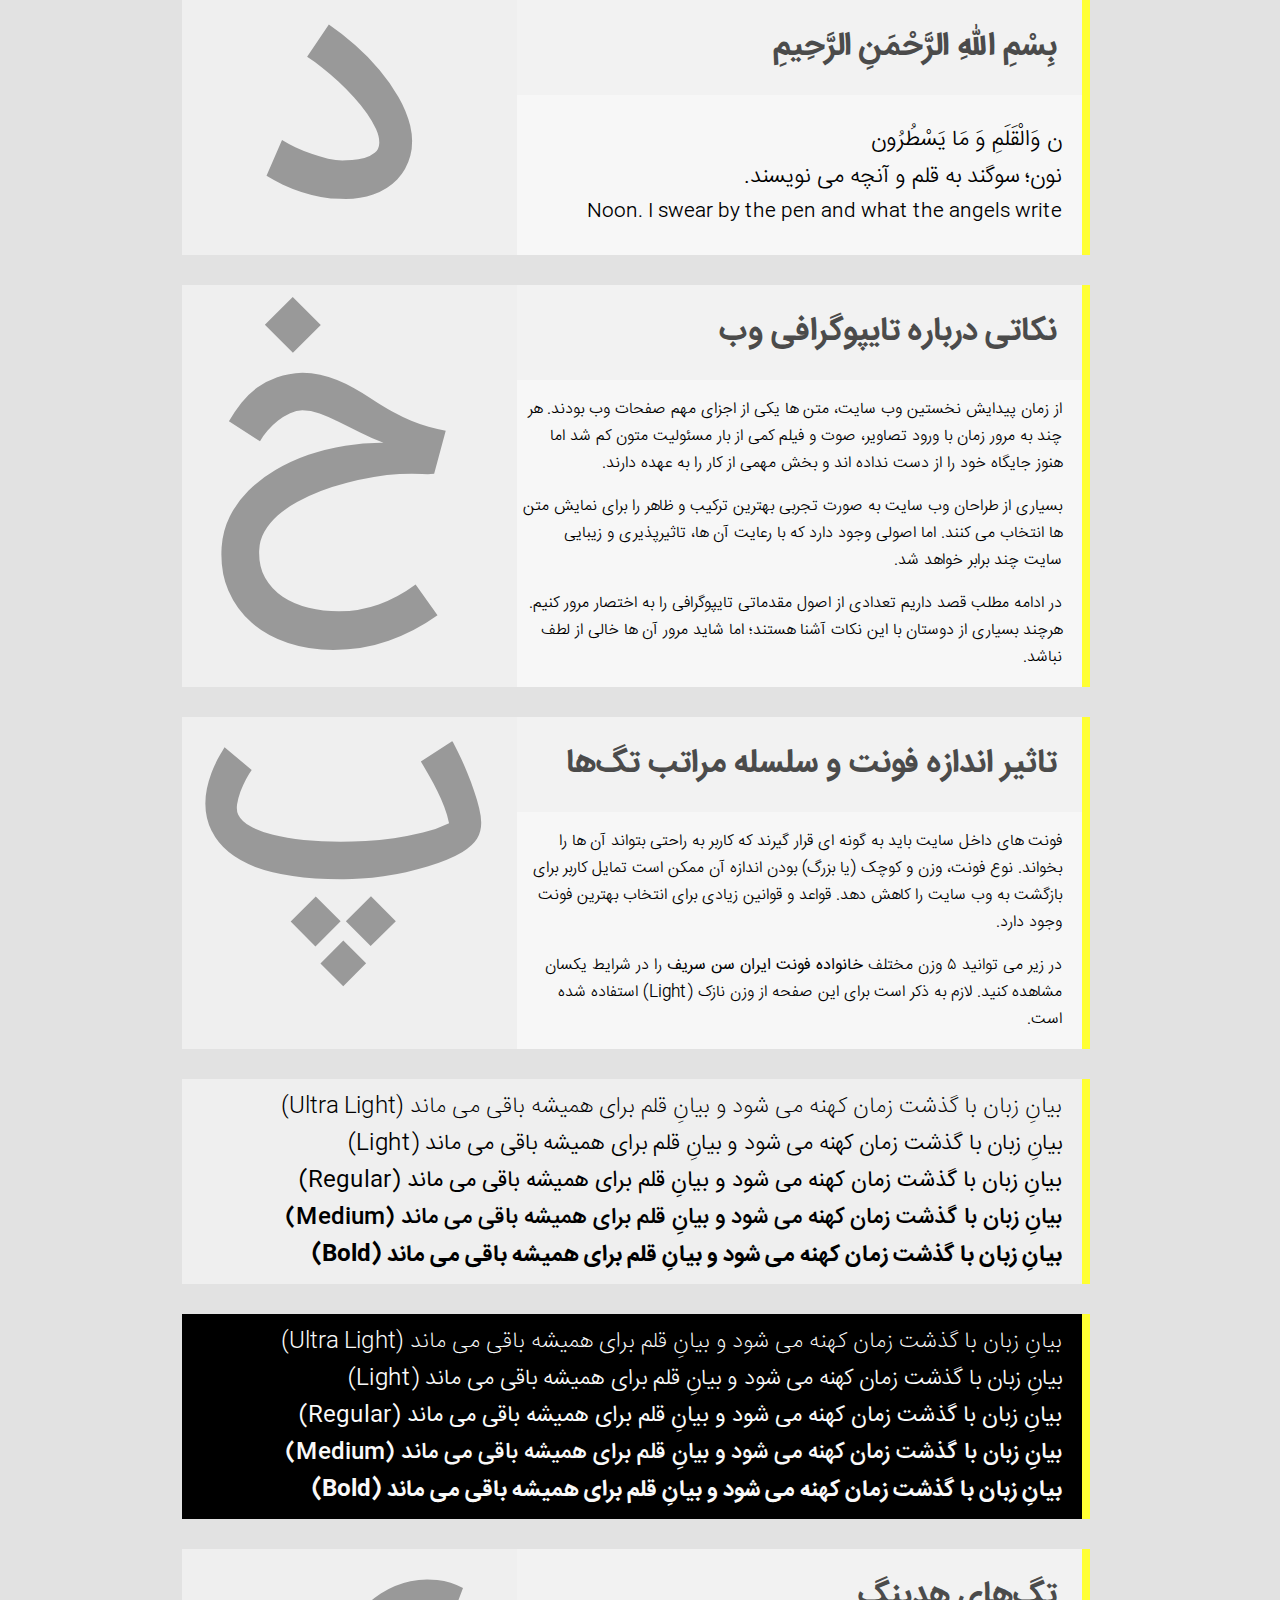
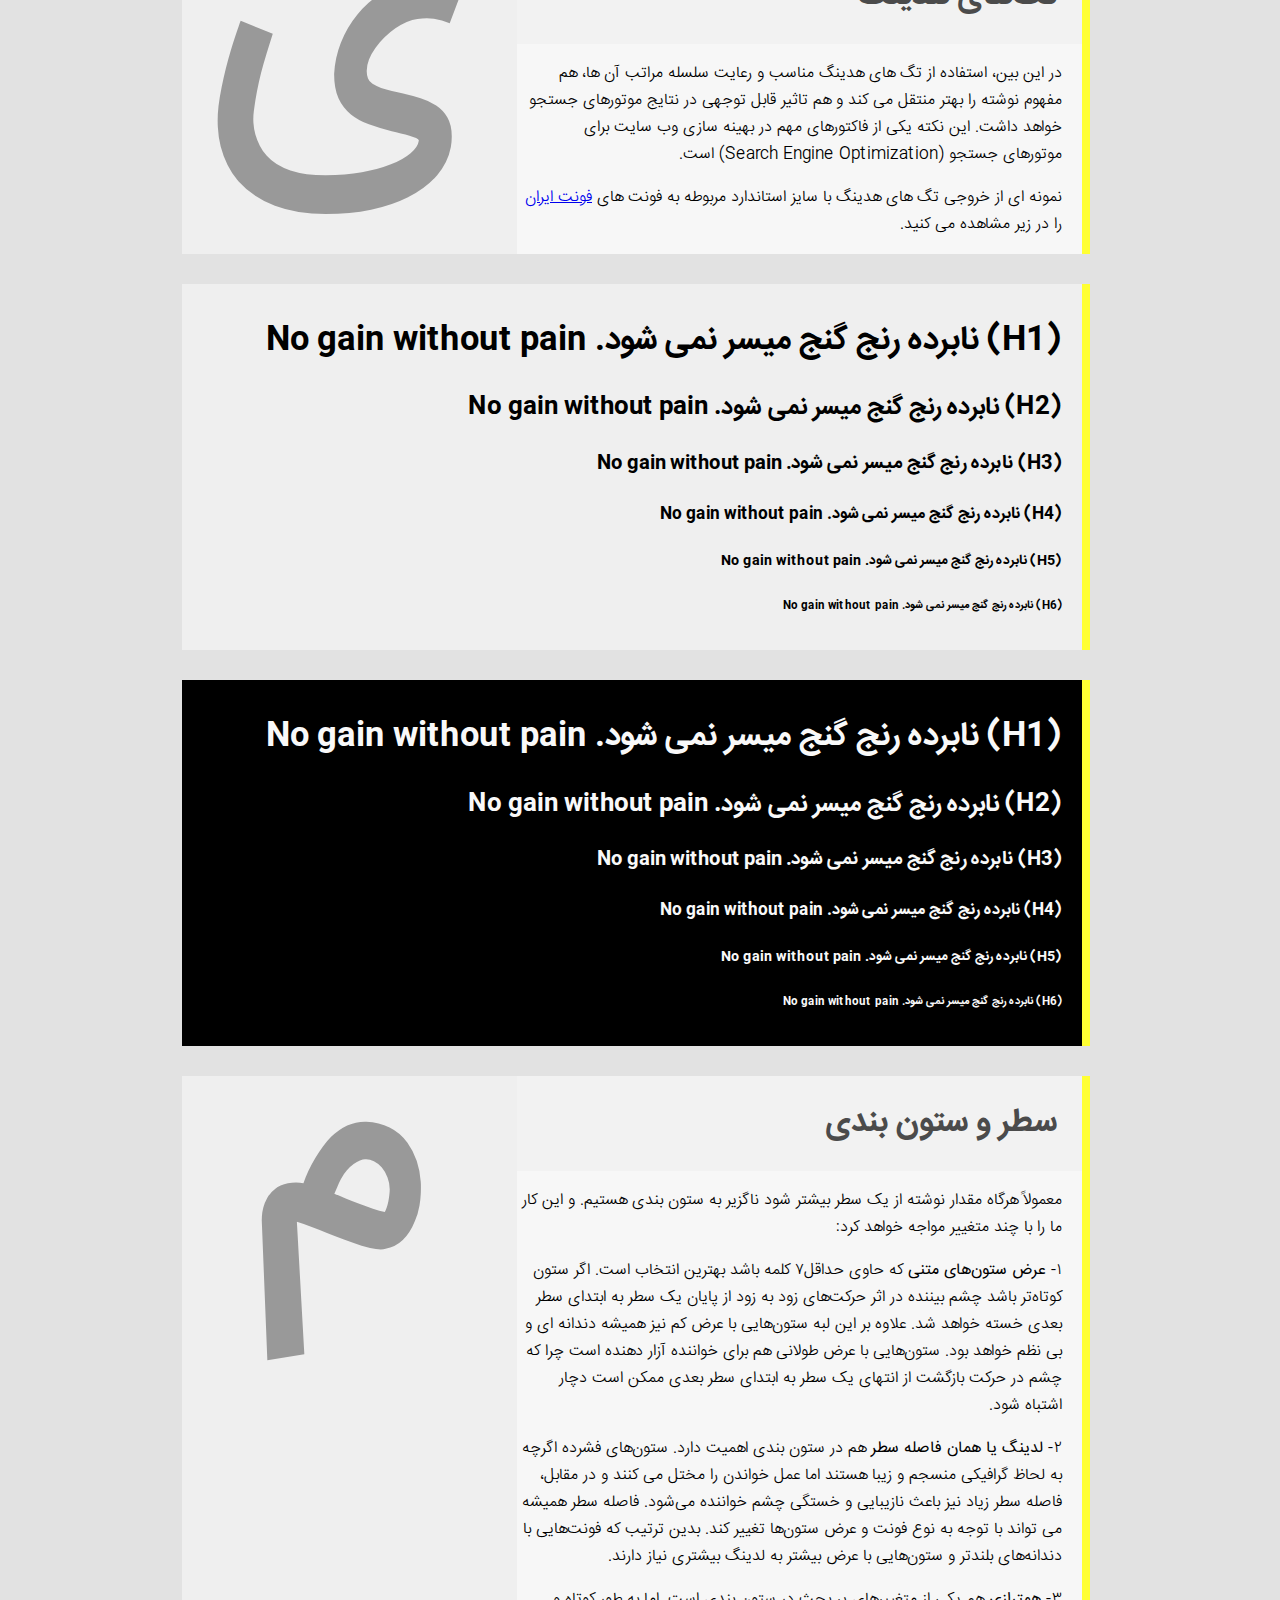
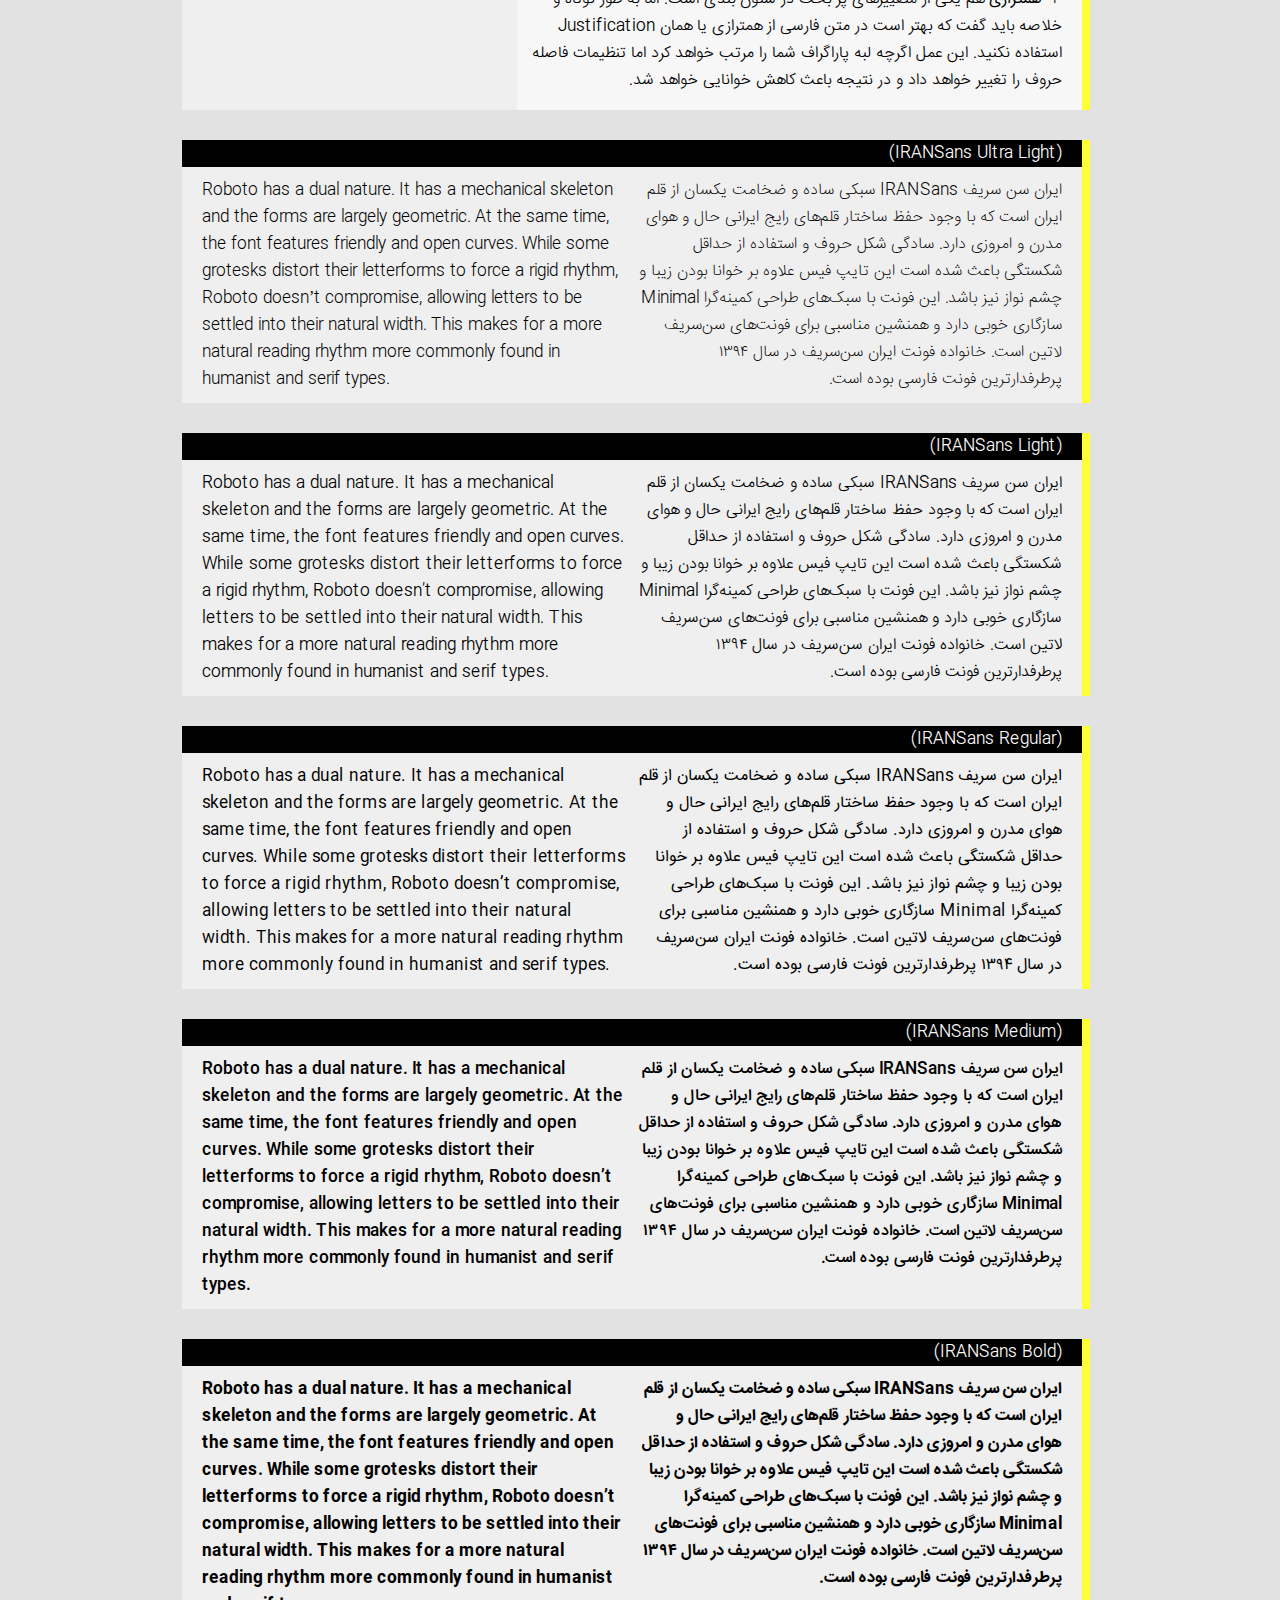
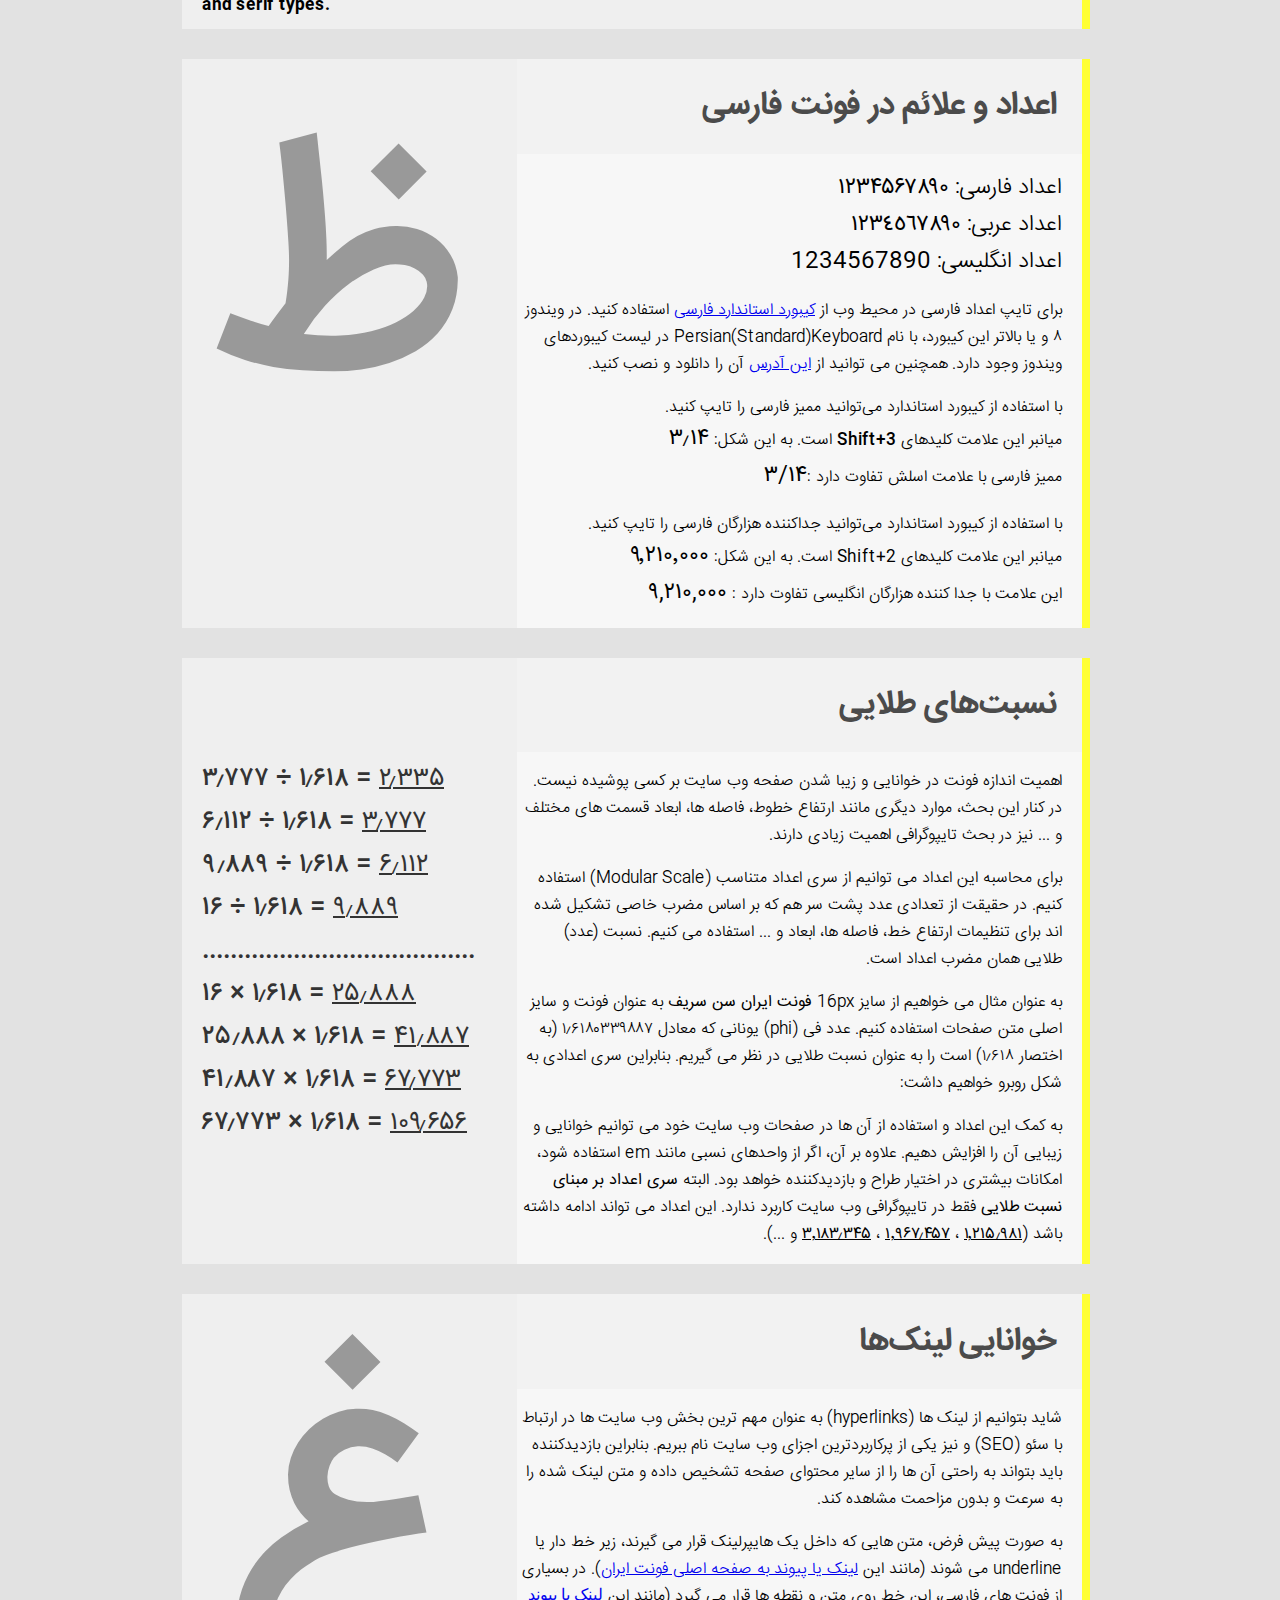
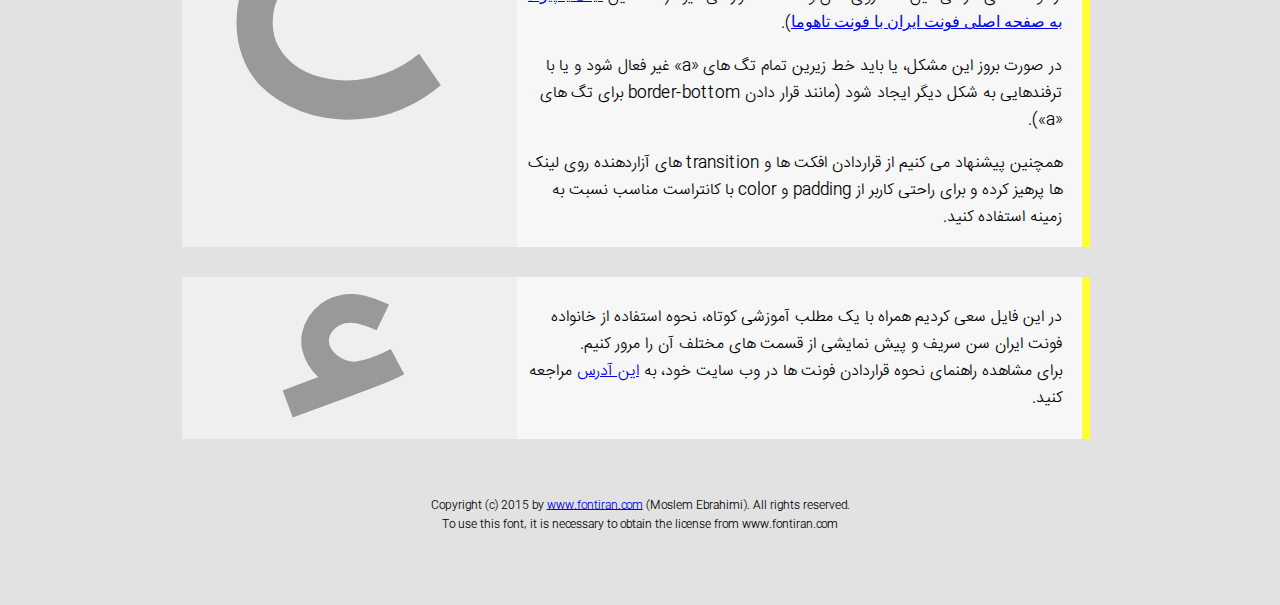
<file: Book/static/fonts/WebFonts/IRANSans.html>
<!doctype html>
<html lang="fa">
<head>
<meta charset="utf-8">
<title>IRANSans Family Type face: خانواده فونت ایران سن سریف</title>

<meta name="fontiran.com:license" content="کد ۵ رقمی لایسنس">

<link href="css/style.css" rel="stylesheet">
</head>

<body dir="rtl">
<div class="wrapper">

<div class="mainbox">
<div class="titelbox">
<h1>بِسْمِ اللهِ الرَّحْمَنِ الرَّحِيمِ</h1>
</div>
<div class="alphabet" style="line-height:240px" > د </div> 
<div class="rightbox">
<br>
 <span class="text-xlarge">ن وَالْقَلَمِ وَ مَا يَسْطُرُون</span>
<br>
<span class="text-xlarge"> نون؛ سوگند به قلم و آنچه می نويسند. </span>
 <br>
<span class="text-large"> Noon. I swear by the pen and what the angels write </span>
<br>
<br>
</div>
</div>

<div class="mainbox">

<div class="titelbox">
<h1>نکاتی درباره تایپوگرافی وب</h1>
</div>

<div class="alphabet" style="line-height:350px" > خ </div> 
<div class="rightbox">
	<p>از زمان پیدایش نخستین وب سایت، متن ها یکی از اجزای مهم صفحات وب بودند. هر چند به مرور زمان با ورود تصاویر، صوت و فیلم کمی از بار مسئولیت متون کم شد اما هنوز جایگاه خود را از دست نداده اند و بخش مهمی از کار را به عهده دارند.</p>
	<p>بسیاری از طراحان وب سایت به صورت تجربی بهترین ترکیب و ظاهر را برای نمایش متن ها انتخاب می کنند. اما اصولی وجود دارد که با رعایت آن ها، تاثیرپذیری و زیبایی سایت چند برابر خواهد شد.</p>
	<p>در ادامه مطلب قصد داریم تعدادی از اصول مقدماتی تایپوگرافی را به اختصار مرور کنیم. هرچند بسیاری از دوستان با این نکات آشنا هستند؛ اما شاید مرور آن ها خالی از لطف نباشد.</p>
</div> 


</div> 

<div class="mainbox">
<div class="titelbox">
	<h1>تاثیر اندازه فونت و سلسله مراتب تگ‌ها</h1>
</div>    
    <div class="alphabet" style="line-height:170px"> پ </div> 
    <div class="rightbox">
	<p>فونت های داخل سایت باید به گونه ای قرار گیرند که کاربر به راحتی بتواند آن ها را بخواند. نوع فونت، وزن و کوچک (یا بزرگ) بودن اندازه آن ممکن است تمایل کاربر برای بازگشت به وب سایت را کاهش دهد. قواعد و قوانین زیادی برای انتخاب بهترین  فونت وجود دارد.</p>
	<p>در زیر می توانید ۵ وزن مختلف <strong>خانواده فونت ایران سن سریف</strong> را در شرایط یکسان مشاهده کنید. لازم به ذکر است برای این صفحه از وزن نازک (Light) استفاده شده است.</p>
 </div> 
</div> 

   
<div class="mainbox">
<div class="mainbox2">    
	<div class="text-ultralight" style="font-size:1.4em">بیانِ زبان با گذشت زمان کهنه می شود و بیانِ قلم برای همیشه باقی می ماند (Ultra Light)</div>
	<div class="text-light"  style="font-size:1.4em">بیانِ زبان با گذشت زمان کهنه می شود و بیانِ قلم برای همیشه باقی می ماند (Light)</div>
	<div class="text-regular"  style="font-size:1.4em">بیانِ زبان با گذشت زمان کهنه می شود و بیانِ قلم برای همیشه باقی می ماند (Regular)</div>
	<div class="text-medium"  style="font-size:1.4em">بیانِ زبان با گذشت زمان کهنه می شود و بیانِ قلم برای همیشه باقی می ماند (Medium)</div>
	<div class="text-bold"  style="font-size:1.4em">بیانِ زبان با گذشت زمان کهنه می شود و بیانِ قلم برای همیشه باقی می ماند (Bold)</div>
</div>    
</div>    

<div class="mainboxnegativ">
<div class="mainbox2">    
	<div class="text-ultralight" style="font-size:1.4em">بیانِ زبان با گذشت زمان کهنه می شود و بیانِ قلم برای همیشه باقی می ماند (Ultra Light)</div>
	<div class="text-light"  style="font-size:1.4em">بیانِ زبان با گذشت زمان کهنه می شود و بیانِ قلم برای همیشه باقی می ماند (Light)</div>
	<div class="text-regular"  style="font-size:1.4em">بیانِ زبان با گذشت زمان کهنه می شود و بیانِ قلم برای همیشه باقی می ماند (Regular)</div>
	<div class="text-medium"  style="font-size:1.4em">بیانِ زبان با گذشت زمان کهنه می شود و بیانِ قلم برای همیشه باقی می ماند (Medium)</div>
	<div class="text-bold"  style="font-size:1.4em">بیانِ زبان با گذشت زمان کهنه می شود و بیانِ قلم برای همیشه باقی می ماند (Bold)</div>
</div>    
</div>

<div class="mainbox">
<div class="titelbox">
	<h1>تگ‌های هدینگ</h1>
</div>    
    <div class="alphabet" style="line-height:170px"> ی </div> 
    <div class="rightbox">
<p>در این بین، استفاده از تگ های هدینگ مناسب و رعایت سلسله مراتب آن ها، هم مفهوم نوشته را بهتر منتقل می کند و هم تاثیر قابل توجهی در نتایج موتورهای جستجو خواهد داشت. این نکته یکی از فاکتورهای مهم در بهینه سازی وب سایت برای موتورهای جستجو (Search Engine Optimization) است.</p>
	<p>نمونه ای از خروجی تگ های هدینگ با سایز استاندارد مربوطه به فونت های <a href="http://fontiran.com" target="_blank">فونت ایران</a> را در زیر مشاهده می کنید.</p>
 </div> 
</div> 
    
<div class="mainbox">
<div class="mainbox2"> 	
	<h1>(H1) نابرده رنج گنج میسر نمی شود. No gain without pain </h1>
	<h2>(H2) نابرده رنج گنج میسر نمی شود. No gain without pain</h2>
	<h3>(H3) نابرده رنج گنج میسر نمی شود. No gain without pain</h3>
	<h4>(H4) نابرده رنج گنج میسر نمی شود. No gain without pain </h4>
	<h5>(H5) نابرده رنج گنج میسر نمی شود. No gain without pain</h5>
	<h6>(H6) نابرده رنج گنج میسر نمی شود. No gain without pain</h6>
</div>
</div> 

<div class="mainboxnegativ">
<div class="mainbox2"> 	
	<h1>(H1) نابرده رنج گنج میسر نمی شود. No gain without pain </h1>
	<h2>(H2) نابرده رنج گنج میسر نمی شود. No gain without pain</h2>
	<h3>(H3) نابرده رنج گنج میسر نمی شود. No gain without pain</h3>
	<h4>(H4) نابرده رنج گنج میسر نمی شود. No gain without pain </h4>
	<h5>(H5) نابرده رنج گنج میسر نمی شود. No gain without pain</h5>
	<h6>(H6) نابرده رنج گنج میسر نمی شود. No gain without pain</h6>
</div>
</div>

<div class="mainbox">
<div class="titelbox">
	<h1>سطر و ستون بندی</h1>
</div>    
    <div class="alphabet" style="line-height:200px"> م </div> 
    <div class="rightbox">
<p>معمولاً هرگاه مقدار نوشته از یک سطر بیشتر شود ناگزیر به ستون بندی هستیم. و این کار ما را با چند متغییر مواجه خواهد کرد:</p>
	<p>۱- <strong>عرض ستون‌های متنی</strong> که حاوی حداقل۷ کلمه باشد بهترین انتخاب است. اگر ستون کوتاه‌تر باشد چشم بیننده در اثر حرکت‌های زود به زود از پایان یک سطر به ابتدای سطر بعدی خسته خواهد شد. علاوه بر این لبه ستون‌هایی با عرض کم نیز همیشه دندانه ای و بی نظم خواهد بود. ستون‌هایی با عرض طولانی هم برای خواننده آزار دهنده است چرا که چشم در حرکت بازگشت از انتهای یک سطر به ابتدای سطر بعدی ممکن است دچار اشتباه شود.

    <p>۲- <strong>لدینگ یا همان فاصله سطر </strong> هم در ستون بندی اهمیت دارد. ستون‌های فشرده اگرچه به لحاظ گرافیکی منسجم و زیبا هستند اما عمل خواندن را مختل می کنند و در مقابل، فاصله سطر زیاد نیز باعث نازیبایی و خستگی چشم خواننده می‌شود. فاصله سطر همیشه می تواند با توجه به نوع فونت و عرض ستون‌ها تغییر کند. بدین ترتیب که فونت‌هایی با دندانه‌های بلند‌تر و ستون‌هایی با عرض بیشتر به لدینگ بیشتری نیاز دارند.    
    <p>۳- <strong>همترازی </strong> هم یکی از متغییرهای پر بحث در ستون بندی است. اما به طور کوتاه و خلاصه باید گفت که بهتر است در متن فارسی از همترازی یا همان Justification استفاده نکنید. این عمل اگرچه لبه پاراگراف شما را مرتب خواهد کرد اما تنظیمات فاصله حروف را تغییر خواهد داد و در نتیجه باعث کاهش خوانایی خواهد شد.                </div> 
</div> 

<div class="mainbox"> 
<div class="mainbox2negativ">(IRANSans Ultra Light)</div>   
	<div class="farsiparagraph"><span class="text-ultralight"> ایران سن سریف IRANSans سبکی ساده و ضخامت یکسان از قلم ایران است که با وجود حفظ ساختار قلم‌های رایج  ایرانی حال و هوای مدرن و امروزی دارد. سادگی شکل‌ حروف و استفاده از حداقل شکستگی باعث شده است این تایپ فیس علاوه بر خوانا بودن زیبا و چشم نواز نیز باشد. این فونت با سبک‌های طراحی کمینه‌گرا Minimal سازگاری خوبی دارد و همنشین مناسبی برای فونت‌های سن‌سریف لاتین است. خانواده فونت ایران سن‌سریف در سال ۱۳۹۴ پرطرفدارترین فونت فارسی بوده است.</span></div>

<div class="englishparagraph"><span class="text-ultralight">
Roboto has a dual nature. It has a mechanical skeleton and the forms are largely geometric. At the same time, the font features friendly and open curves. While some grotesks distort their letterforms to force a rigid rhythm, Roboto doesn’t compromise, allowing letters to be settled into their natural width. This makes for a more natural reading rhythm more commonly found in humanist and serif types.
</span></div>
	  
</div>

<div class="mainbox"> 
<div class="mainbox2negativ">(IRANSans Light)</div>     
	<div class="farsiparagraph"><span class="text-right">ایران سن سریف IRANSans سبکی ساده و ضخامت یکسان از قلم ایران است که با وجود حفظ ساختار قلم‌های رایج  ایرانی حال و هوای مدرن و امروزی دارد. سادگی شکل‌ حروف و استفاده از حداقل شکستگی باعث شده است این تایپ فیس علاوه بر خوانا بودن زیبا و چشم نواز نیز باشد. این فونت با سبک‌های طراحی کمینه‌گرا Minimal سازگاری خوبی دارد و همنشین مناسبی برای فونت‌های سن‌سریف لاتین است. خانواده فونت ایران سن‌سریف در سال ۱۳۹۴ پرطرفدارترین فونت فارسی بوده است.</span></div>

<div class="englishparagraph"><span class="text-right">
Roboto has a dual nature. It has a mechanical skeleton and the forms are largely geometric. At the same time, the font features friendly and open curves. While some grotesks distort their letterforms to force a rigid rhythm, Roboto doesn’t compromise, allowing letters to be settled into their natural width. This makes for a more natural reading rhythm more commonly found in humanist and serif types.
</span></div>
	  
</div>

<div class="mainbox"> 
<div class="mainbox2negativ">(IRANSans Regular)</div>     
	<div class="farsiparagraph"><span class="text-regular">ایران سن سریف IRANSans سبکی ساده و ضخامت یکسان از قلم ایران است که با وجود حفظ ساختار قلم‌های رایج  ایرانی حال و هوای مدرن و امروزی دارد. سادگی شکل‌ حروف و استفاده از حداقل شکستگی باعث شده است این تایپ فیس علاوه بر خوانا بودن زیبا و چشم نواز نیز باشد. این فونت با سبک‌های طراحی کمینه‌گرا Minimal سازگاری خوبی دارد و همنشین مناسبی برای فونت‌های سن‌سریف لاتین است. خانواده فونت ایران سن‌سریف در سال ۱۳۹۴ پرطرفدارترین فونت فارسی بوده است.</span></div>

<div class="englishparagraph"><span class="text-regular">
Roboto has a dual nature. It has a mechanical skeleton and the forms are largely geometric. At the same time, the font features friendly and open curves. While some grotesks distort their letterforms to force a rigid rhythm, Roboto doesn’t compromise, allowing letters to be settled into their natural width. This makes for a more natural reading rhythm more commonly found in humanist and serif types.
</span></div>
	  
</div>

<div class="mainbox"> 
<div class="mainbox2negativ">(IRANSans Medium)</div>   
	<div class="farsiparagraph"><span class="text-medium">ایران سن سریف IRANSans سبکی ساده و ضخامت یکسان از قلم ایران است که با وجود حفظ ساختار قلم‌های رایج  ایرانی حال و هوای مدرن و امروزی دارد. سادگی شکل‌ حروف و استفاده از حداقل شکستگی باعث شده است این تایپ فیس علاوه بر خوانا بودن زیبا و چشم نواز نیز باشد. این فونت با سبک‌های طراحی کمینه‌گرا Minimal سازگاری خوبی دارد و همنشین مناسبی برای فونت‌های سن‌سریف لاتین است. خانواده فونت ایران سن‌سریف در سال ۱۳۹۴ پرطرفدارترین فونت فارسی بوده است.</span></div>

<div class="englishparagraph"><span class="text-medium">
Roboto has a dual nature. It has a mechanical skeleton and the forms are largely geometric. At the same time, the font features friendly and open curves. While some grotesks distort their letterforms to force a rigid rhythm, Roboto doesn’t compromise, allowing letters to be settled into their natural width. This makes for a more natural reading rhythm more commonly found in humanist and serif types.</span>
</div>
	  
</div>
<div class="mainbox"> 
<div class="mainbox2negativ">(IRANSans Bold)</div>   
	<div class="farsiparagraph"><span class="text-bold">ایران سن سریف IRANSans سبکی ساده و ضخامت یکسان از قلم ایران است که با وجود حفظ ساختار قلم‌های رایج  ایرانی حال و هوای مدرن و امروزی دارد. سادگی شکل‌ حروف و استفاده از حداقل شکستگی باعث شده است این تایپ فیس علاوه بر خوانا بودن زیبا و چشم نواز نیز باشد. این فونت با سبک‌های طراحی کمینه‌گرا Minimal سازگاری خوبی دارد و همنشین مناسبی برای فونت‌های سن‌سریف لاتین است. خانواده فونت ایران سن‌سریف در سال ۱۳۹۴ پرطرفدارترین فونت فارسی بوده است.</span></div>

<div class="englishparagraph"><span class="text-bold">
Roboto has a dual nature. It has a mechanical skeleton and the forms are largely geometric. At the same time, the font features friendly and open curves. While some grotesks distort their letterforms to force a rigid rhythm, Roboto doesn’t compromise, allowing letters to be settled into their natural width. This makes for a more natural reading rhythm more commonly found in humanist and serif types.</span>
</div>
	  
</div>

<div class="mainbox">
<div class="titelbox">
	<h1>اعداد و علائم در فونت فارسی</h1>
</div>    
    <div class="alphabet" style="line-height:470px"> ظ </div> 
    <div class="rightbox">
      <p><span class="text-xlarge">اعداد فارسی: <strong>۱۲۳۴۵۶۷۸۹۰</strong></span><br>
        <span class="text-xlarge">اعداد عربی: <strong>۱۲۳٤٥٦۷۸۹۰</strong></span><br>
      <span class="text-xlarge">اعداد انگلیسی: <strong>1234567890</strong></span></p>
      <p>برای تایپ اعداد فارسی در محیط وب از <a href="https://fa.wikipedia.org/wiki/%D9%88%DB%8C%DA%A9%DB%8C%E2%80%8C%D9%BE%D8%AF%DB%8C%D8%A7:%D9%81%D8%A7%D8%B1%D8%B3%DB%8C%E2%80%8C%D9%86%D9%88%DB%8C%D8%B3%DB%8C">کیبورد استاندارد فارسی</a> استفاده کنید. در ویندوز ۸ و یا بالاتر این کیبورد، با نام Persian(Standard)Keyboard در لیست کیبوردهای ویندوز وجود دارد. همچنین می توانید از <a href="http://persian-computing.ir/download/Iranian_Standard_Persian_Keyboard_(ISIRI_9147)_(Version_2.0).zip">این آدرس</a> آن را دانلود و نصب کنید.</p>
      <span>
      <p>با استفاده از کیبورد استاندارد می‌توانید ممیز فارسی را تایپ کنید.<br>
        <span>میانبر این علامت کلیدهای <span class="text-medium">Shift+3</span> است. به این شکل: <strong class="text-xlarge">۳٫۱۴</strong></span><br>
        <span >ممیز فارسی با علامت اسلش  تفاوت دارد :<strong class="text-xlarge">۳/۱۴</strong></span>
</p>
      <p>با استفاده از کیبورد استاندارد می‌توانید جداکننده هزارگان فارسی را تایپ کنید.<br>
      <span>میانبر این علامت کلیدهای <strong>Shift+2</strong> است. به این شکل: <strong class="text-xlarge">۹٬۲۱۰٬۰۰۰</strong></span><br>
        <span >این علامت با جدا کننده هزارگان انگلیسی تفاوت دارد : <strong class="text-xlarge">۹,۲۱۰,۰۰۰</strong></span>
      </p>
    </div> 
</div>
    
 <div class="mainbox">
<div class="titelbox">      
	<h1> نسبت‌های طلایی</h1>
</div>    
    <div class="alphabet2">
    <div style="padding-left:20px">
	۳٫۷۷۷ &divide; ۱٫۶۱۸ = <span class="text-regular text-underline">۲٫۳۳۵</span>
	<br>
	۶٫۱۱۲ &divide; ۱٫۶۱۸ = <span class="text-regular text-underline">۳٫۷۷۷</span>
	<br>
	۹٫۸۸۹ &divide; ۱٫۶۱۸ = <span class="text-regular text-underline">۶٫۱۱۲</span>
	<br>
	۱۶ &divide; ۱٫۶۱۸ = <span class="text-regular text-underline">۹٫۸۸۹</span>
	<br>
.......................................
	<br>
	۱۶ &times; ۱٫۶۱۸ = <span class="text-regular text-underline">۲۵٫۸۸۸</span>
	<br>
	۲۵٫۸۸۸ &times; ۱٫۶۱۸ = <span class="text-regular text-underline">۴۱٫۸۸۷</span>
	<br>
	۴۱٫۸۸۷ &times; ۱٫۶۱۸ = <span class="text-regular text-underline">۶۷٫۷۷۳</span>
	<br>
	۶۷٫۷۷۳ &times; ۱٫۶۱۸ = <span class="text-regular text-underline">۱۰۹٫۶۵۶</span>
    </div>
	</div>
     <div class="rightbox">   
	<p>اهمیت اندازه فونت در خوانایی و زیبا شدن صفحه وب سایت بر کسی پوشیده نیست. در کنار این بحث، موارد دیگری مانند ارتفاع خطوط، فاصله ها، ابعاد قسمت های مختلف و ... نیز در بحث تایپوگرافی اهمیت زیادی دارند.</p>
	<p>برای محاسبه این اعداد می توانیم از سری اعداد متناسب (Modular Scale) استفاده کنیم. در حقیقت از تعدادی عدد پشت سر هم که بر اساس مضرب خاصی تشکیل شده اند برای تنظیمات ارتفاع خط، فاصله ها، ابعاد و ... استفاده می کنیم. نسبت (عدد) طلایی همان مضرب اعداد است.</p>
	<p>به عنوان مثال می خواهیم از سایز 16px <strong>فونت ایران سن سریف</strong> به عنوان فونت و سایز اصلی متن صفحات استفاده کنیم. عدد فی (phi) یونانی که معادل ۱٫۶۱۸۰۳۳۹۸۸۷ (به اختصار ۱٫۶۱۸) است را به عنوان نسبت طلایی در نظر می گیریم. بنابراین سری اعدادی به شکل روبرو خواهیم داشت:</p>
	
	<p>
	به کمک این اعداد و استفاده از آن ها در صفحات وب سایت خود می توانیم خوانایی و زیبایی آن را افزایش دهیم. علاوه بر آن، اگر از واحدهای نسبی مانند em استفاده شود، امکانات بیشتری در اختیار طراح و بازدیدکننده خواهد بود. البته <strong>سری اعداد بر مبنای نسبت طلایی</strong> فقط در تایپوگرافی وب سایت کاربرد ندارد.
	این اعداد می تواند ادامه داشته باشد (<span class="text-regular text-underline">۱٬۲۱۵٫۹۸۱</span> ، <span class="text-regular text-underline">۱٬۹۶۷٫۴۵۷</span> ، <span class="text-regular text-underline">۳٬۱۸۳٫۳۴۵</span> و ...).
	</p>
    
</div>    
</div>    
    
<div class="mainbox">    
<div class="titelbox"><h1>خوانایی لینک‌ها</h1> </div>
<div class="alphabet" style="line-height:470px"> غ </div>
<div class="rightbox">
	<p>شاید بتوانیم از لینک ها (hyperlinks) به عنوان مهم ترین بخش وب سایت ها در ارتباط با سئو (SEO) و نیز یکی از پرکاربردترین اجزای وب سایت نام ببریم. بنابراین بازدیدکننده باید بتواند به راحتی آن ها را از سایر محتوای صفحه تشخیص داده و متن لینک شده را به سرعت و بدون مزاحمت مشاهده کند.</p>
	<p>به صورت پیش فرض، متن هایی که داخل یک هایپرلینک قرار می گیرند، زیر خط دار یا underline می شوند (مانند این <a href="http://fontiran.com" target="_blank">لینک یا پیوند به صفحه اصلی فونت ایران</a>). در بسیاری از فونت های فارسی، این خط روی متن و نقطه ها قرار می گیرد (مانند این <a href="http://fontiran.com" target="_blank" style="font-family: Tahoma;">لینک یا پیوند به صفحه اصلی فونت ایران با فونت تاهوما</a>).</p>
	<p>در صورت بروز این مشکل، یا باید خط زیرین تمام تگ های «a» غیر فعال شود و یا با ترفندهایی به شکل دیگر ایجاد شود (مانند قرار دادن border-bottom برای تگ های «a»).</p>
	<p>همچنین پیشنهاد می کنیم از قراردادن افکت ها و transition های آزاردهنده روی لینک ها پرهیز کرده و برای راحتی کاربر از padding و color با کانتراست مناسب نسبت به زمینه استفاده کنید.</p>
</div>
</div>    
    

	
<div class="mainbox">
<div class="rightbox">
<br>
در این فایل سعی کردیم همراه با یک مطلب آموزشی کوتاه، نحوه استفاده از خانواده فونت ایران سن سریف و پیش نمایشی از قسمت های مختلف آن را مرور کنیم.
<br>
برای مشاهده راهنمای نحوه قراردادن فونت ها در وب سایت خود، به <a href="http://fontiran.com/?p=874" target="_blank">این آدرس</a> مراجعه کنید.
<br>
<br>
</div>
<div class="alphabet" style="line-height:100px">ء</div>
</div>

    <br>
	<div class="footer">
    Copyright (c) 2015 by <a href="http://fontiran.com">www.fontiran.com</a> (Moslem Ebrahimi). All rights reserved.
    <br>
    To use this font, it is necessary to obtain the license from www.fontiran.com
    
	</div>
</div>
</body>
</html>
</file>
<file: Book/static/fonts/WebFonts/css/style.css>
﻿@import url(fontiran.css); /* لینک فایلی که وظیفه بارگذاری فونت ها را برعهده دارد */
body {
	font-family: IRANSans !important;
	font-weight: 300;
	direction: rtl;
	background-color: #E2E2E2;
	margin: 0;
}
h1, h2, h3, h4, h5, h6,input, textarea {
	font-family: IRANSans !important;
}
h1 {
	font-weight: bold;
}
.wrapper {
	max-width: 900px;
	margin: 0 auto;
}
.ltr {
	direction: ltr;
}
.text-right {
	text-align: right;
}
.text-center {
	text-align: center;
}
.text-left {
	text-align: left;
}
.text-small {
	font-size: 0.8em;
}
.text-xsmall {
	font-size: 0.6em;
}
.text-large {
	font-size: 1.2em;
}
.text-xlarge {
	font-size: 1.4em;
}
.text-underline {
	text-decoration:underline;
}
.text-ultralight {
	font-weight: 200;
}
.text-light {
	font-weight: 300;
}
.text-regular {
	font-weight: normal;
}
.text-medium {
	font-weight: 500;
}
.text-bold {
	font-weight: bold;
}
blockquote {
	font-weight: 500;
	padding: 10px;
	border: 1px dashed #666666;
}

.mainbox {
	width: 100%;
	background-color: #EFEFEF;
	display: table;
	margin-bottom: 30px;
	border-right: 8px solid #FFFF33;
}

.mainboxnegativ {
	width: 100%;
	background-color: #000000;
	display: table;
	margin-bottom: 30px;
	border-right: 8px solid #FFFF33;
	color: #F9F9F9;
}

.mainbox2 {
	font-size: 1em;
	width: 90%;
	padding-right: 20px;
	padding-top: 10px;
	padding-bottom: 10px;
}

.mainbox3 {
	width: 100%;
	background-color: #b8b8b8;
	display: table;
	margin-bottom: 30px;
	border-right: 8px solid #bd70ff;
}

.mainbox2negativ {
	font-size: 1em;
	color: #F9F9F9;
	background-color: #000000;
	padding-right: 20px;
}

.farsiparagraph {
	font-size: 1em;
	width: 47%;
	float:right;
	padding-right: 20px;
	padding-top: 10px;
	padding-bottom: 10px;

}
.englishparagraph {
	font-size: 1em;
	width: 47%;
	float: left;
	direction:ltr;
	padding-left: 20px;
	padding-top: 10px;
	padding-bottom: 10px;


}
.rightbox {
	width: 60%;
	padding-right: 20px;
	padding-left: 5px;
	float: right;
	margin-left: 10px;
	margin-bottom: 0px;
	min-width: 0px;
	background-color: #F7F7F7;

}

.titelbox {
	width: 60%;
	padding-right: 25px;
	padding-left: 0px;
	float: right;
	margin-left: 10px;
	margin-bottom: 0px;
	min-width: 0px;
	background-color: #F2F2F2;
	color: #4B4B4B;
}


.lefttbox {
	
	padding-right: 20px;
	padding-left: 4px;
	float: right;
	margin-bottom: 10px;
	min-width: 0px;
}

.alphabet {
	width: 35%;
	float: left;
	font-size: 21em;
	text-align: center;
	font-weight: 500;
	color: #999999;
}

.alphabet2 {
	width: 35%;
	float: left;
	direction: ltr;
	font-size: 1.6em;
	text-align: left;
	font-weight: 500;
	color: #333333;
	margin-top: 100px;
}
.footer {
	font-weight: 300;
	font-size: 0.7em;
	text-align: center;
	direction: ltr;
	margin-bottom: 0px;
	padding-bottom: 0px;
}
</file>
